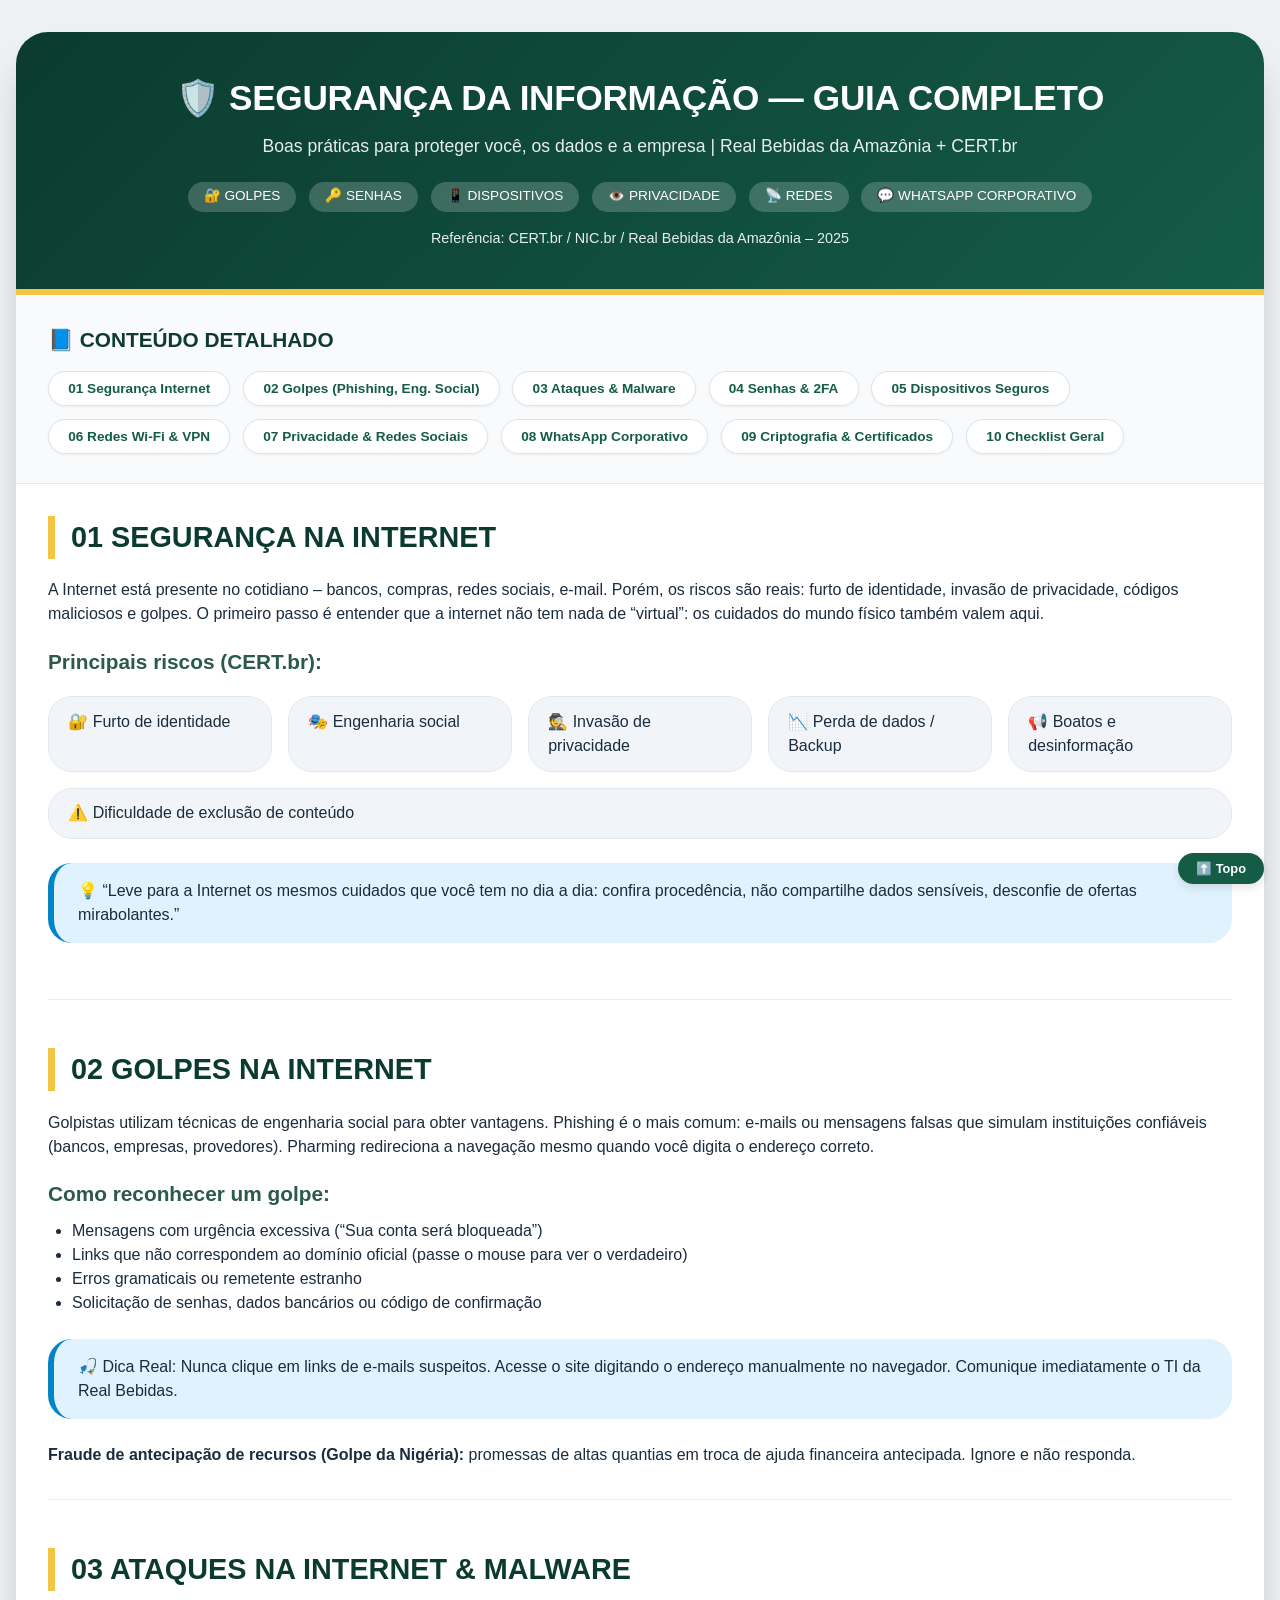
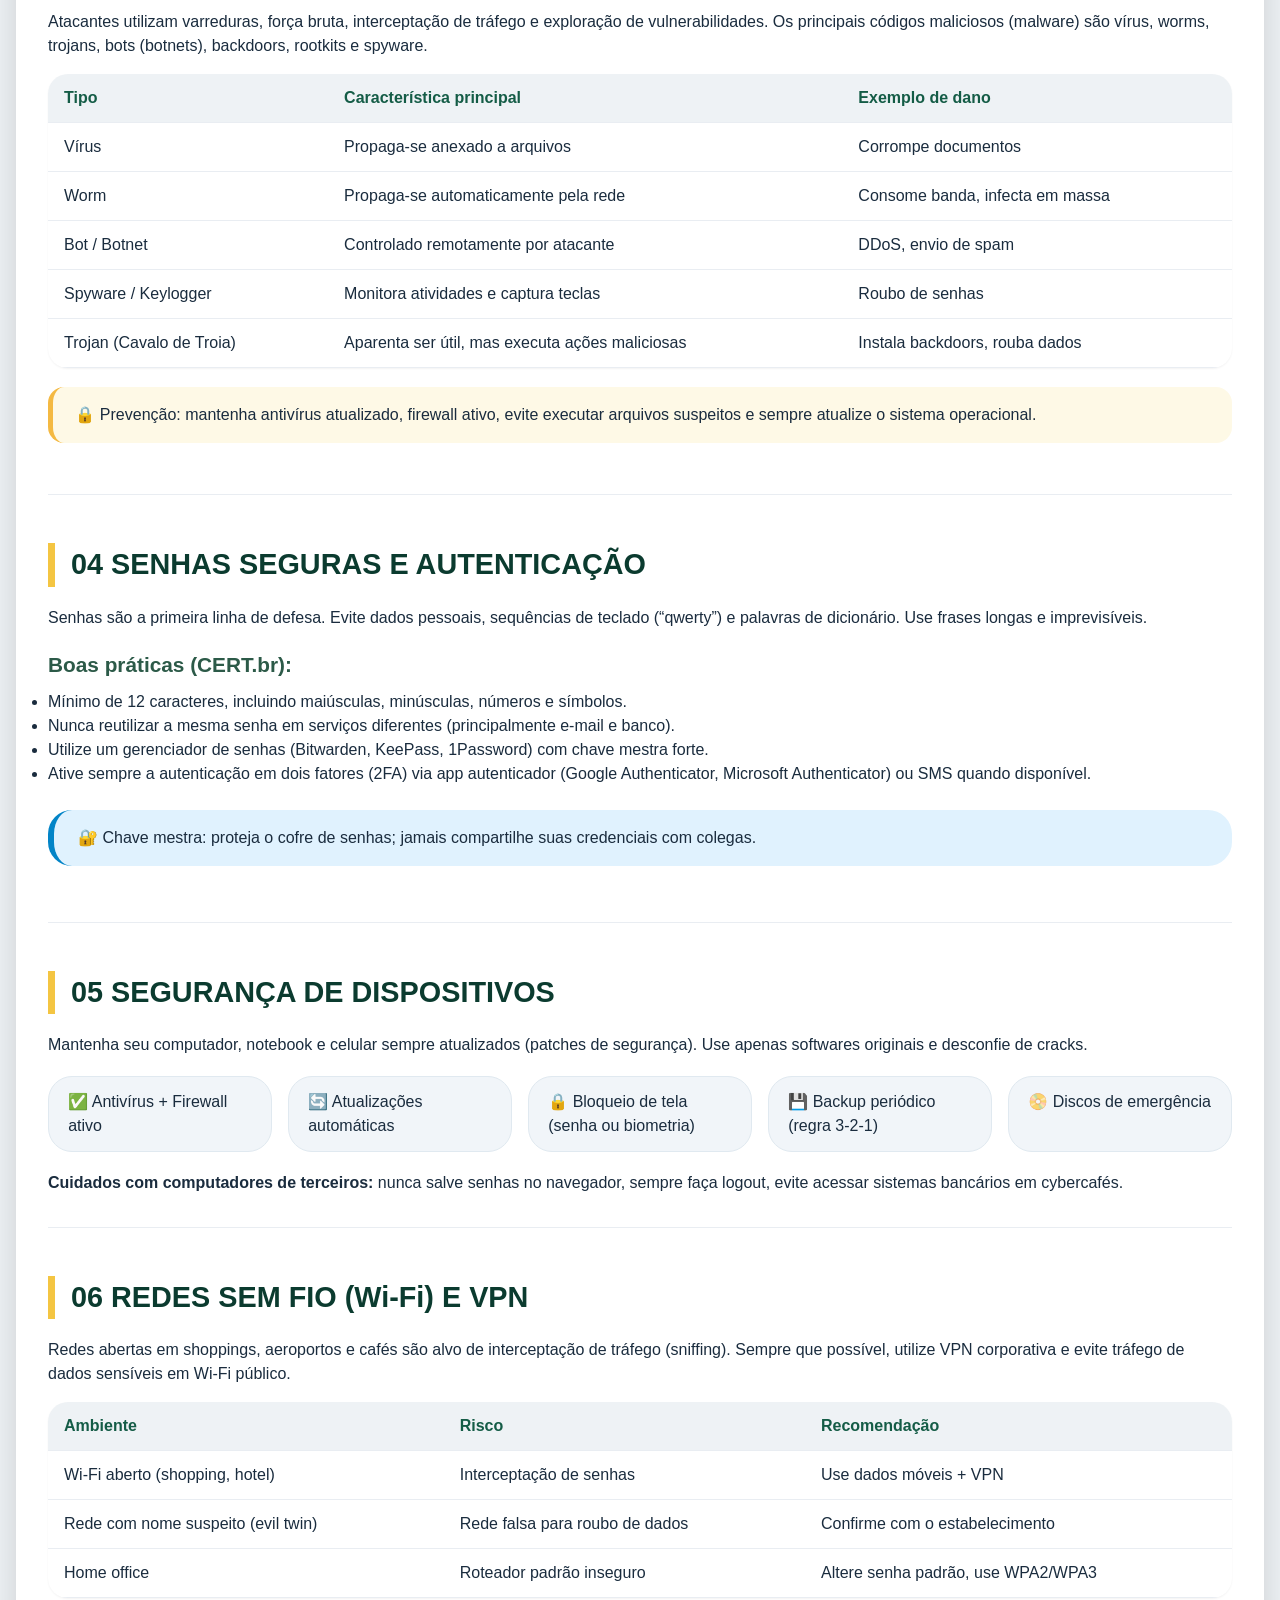
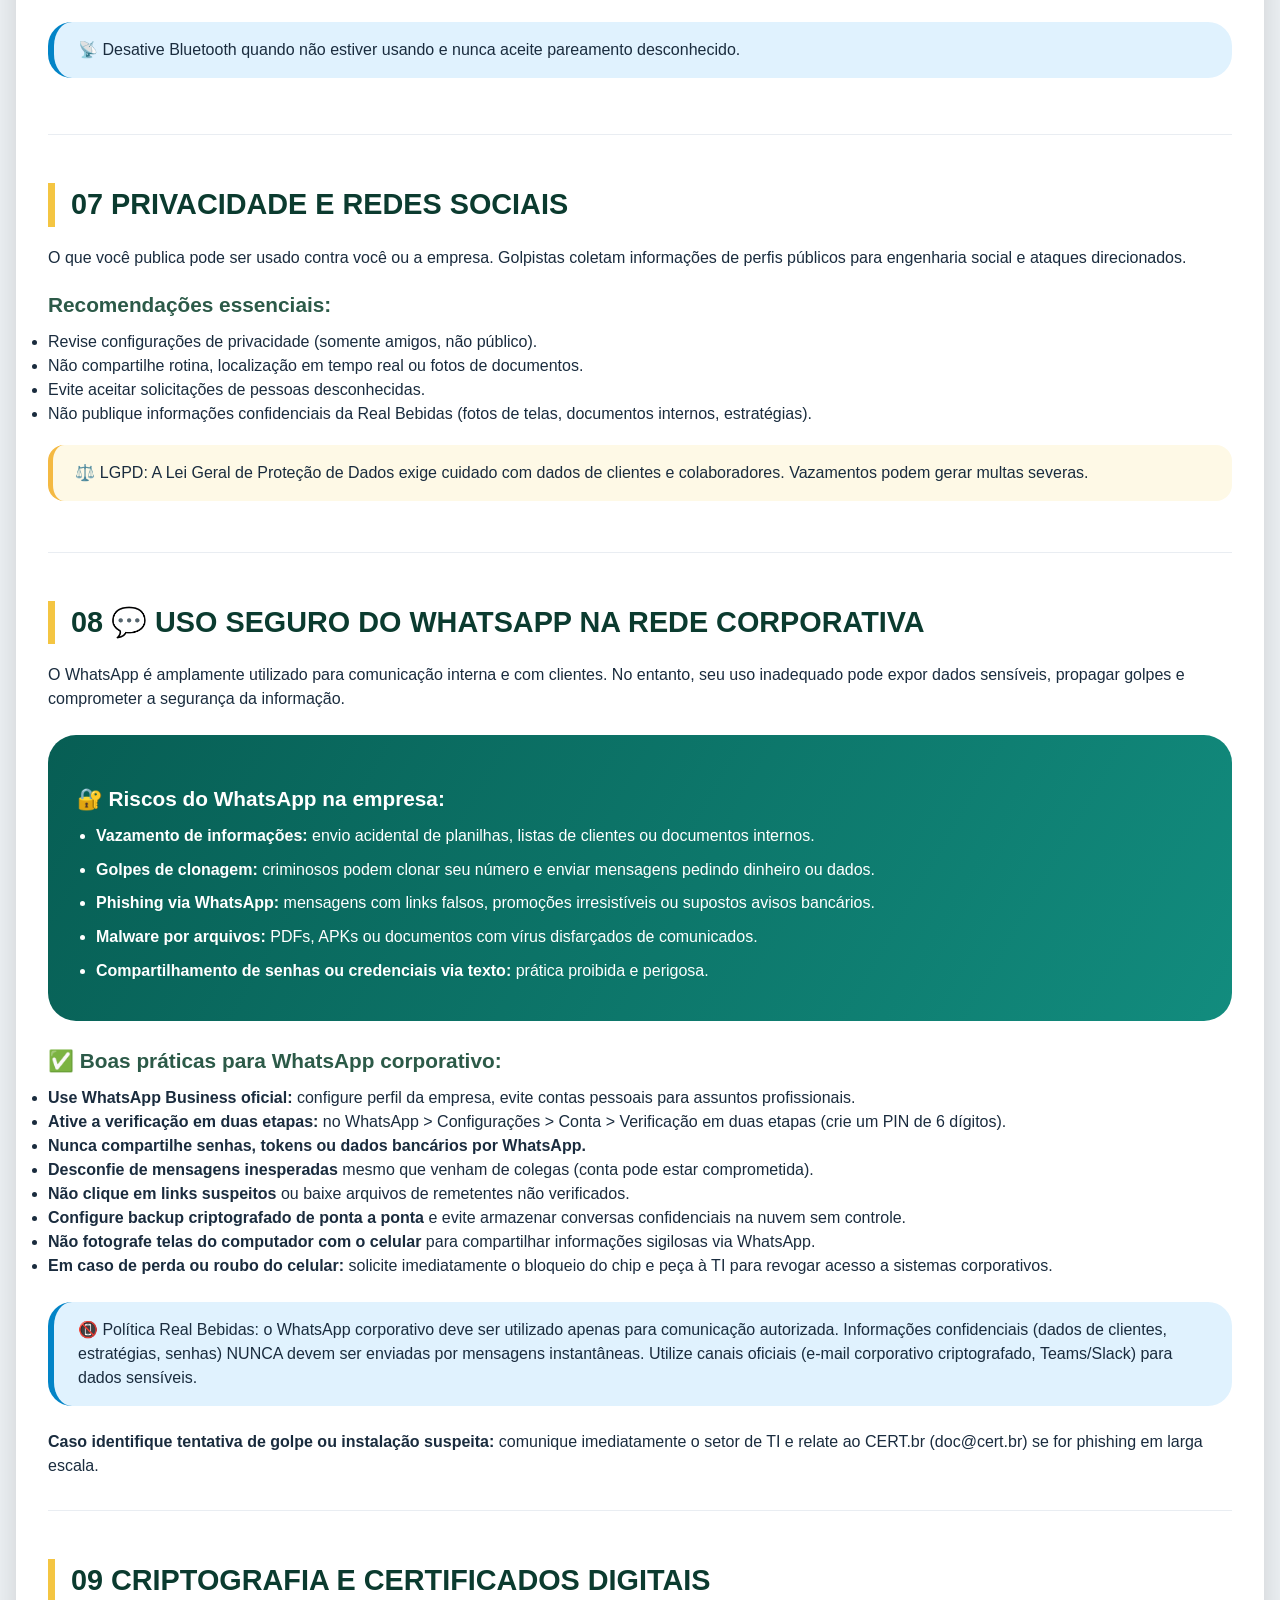
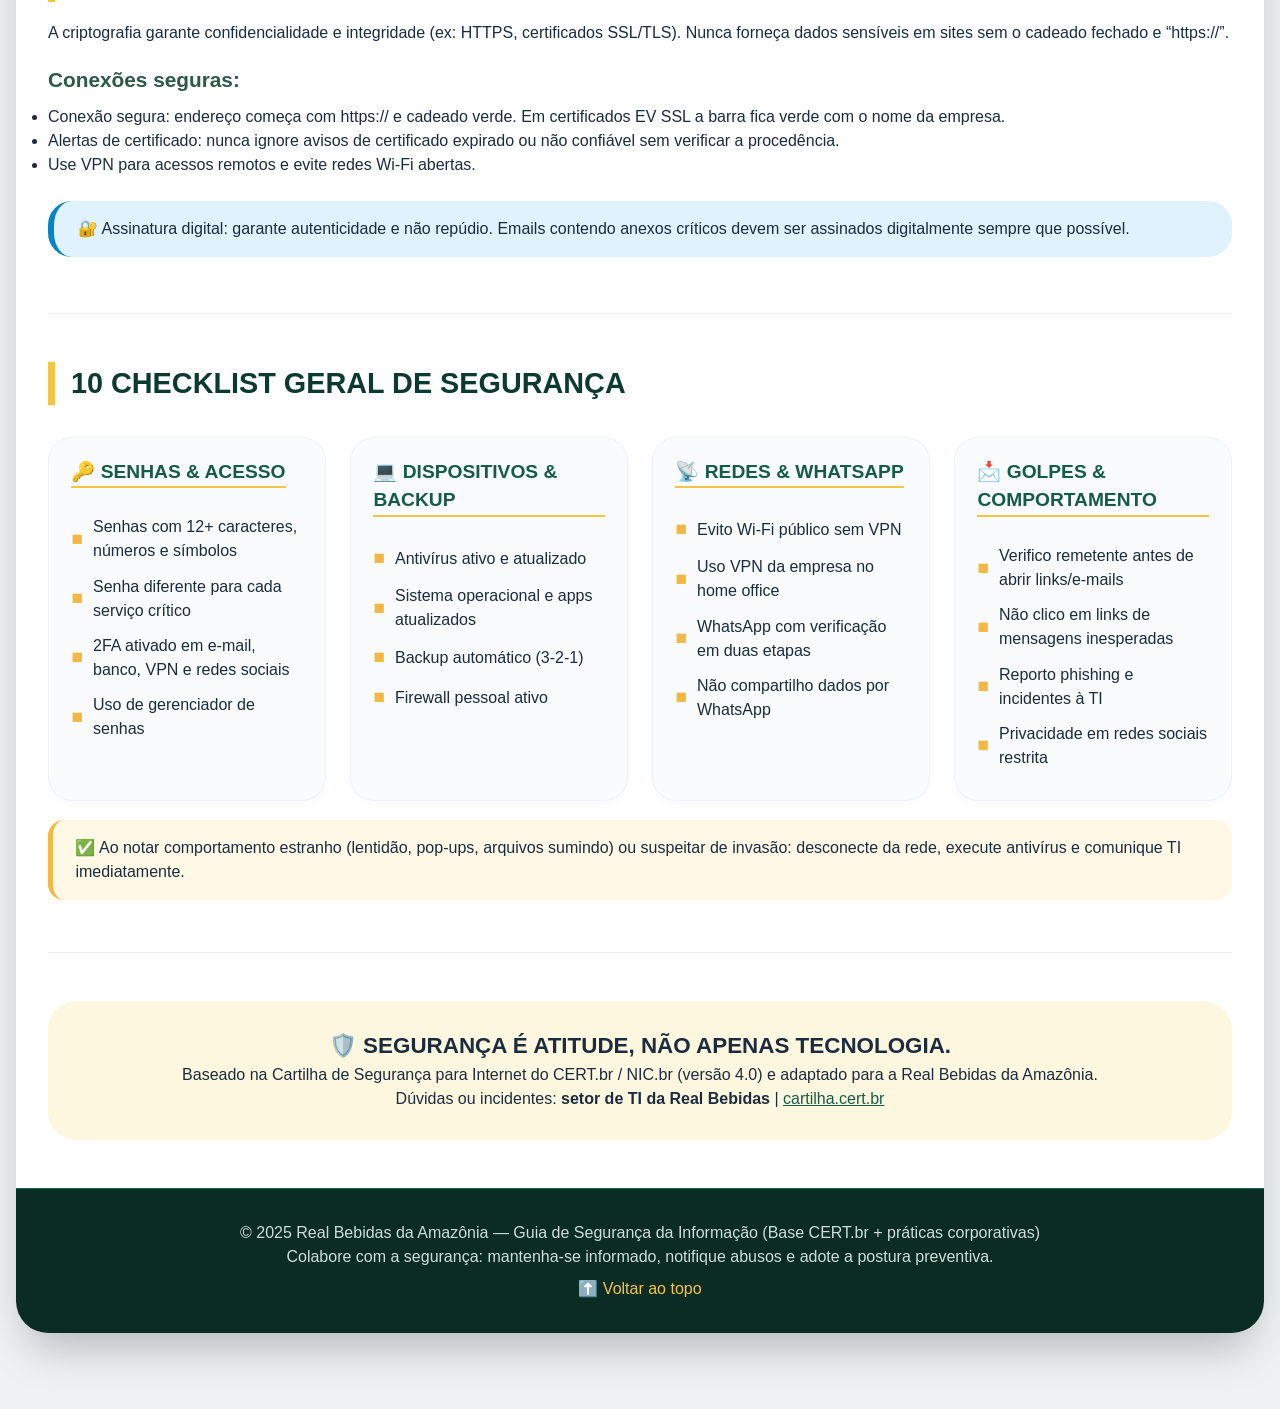
<file: cartilha.html>
<!DOCTYPE html>
<html lang="pt-BR">
<head>
    <meta charset="UTF-8">
    <meta name="viewport" content="width=device-width, initial-scale=1.0, viewport-fit=cover">
    <title>Cartilha Completa de Segurança da Informação | Real Bebidas da Amazônia + CERT.br</title>
    <style>
        * {
            margin: 0;
            padding: 0;
            box-sizing: border-box;
        }

        body {
            background: #eef2f5;
            font-family: 'Segoe UI', Roboto, 'Helvetica Neue', sans-serif;
            line-height: 1.5;
            color: #1a2c3e;
            padding: 2rem 1rem;
        }

        .cartilha {
            max-width: 1300px;
            margin: 0 auto;
            background: white;
            border-radius: 32px;
            box-shadow: 0 25px 45px -12px rgba(0,0,0,0.25);
            overflow: hidden;
        }

        /* cabeçalho hero */
        .hero {
            background: linear-gradient(135deg, #0b3b2f 0%, #145c46 100%);
            color: white;
            padding: 2.5rem 2rem;
            text-align: center;
            border-bottom: 6px solid #f4c542;
        }

        .hero h1 {
            font-size: 2.2rem;
            letter-spacing: -0.3px;
            margin-bottom: 0.5rem;
            font-weight: 700;
        }

        .hero p {
            font-size: 1.1rem;
            opacity: 0.9;
            margin-top: 0.5rem;
        }

        .tags {
            display: flex;
            flex-wrap: wrap;
            justify-content: center;
            gap: 0.8rem;
            margin-top: 1.4rem;
        }

        .tag {
            background: rgba(255,255,255,0.2);
            backdrop-filter: blur(4px);
            padding: 0.3rem 1rem;
            border-radius: 40px;
            font-size: 0.85rem;
            font-weight: 500;
        }

        /* sumário expandido */
        .indice-expandido {
            background: #f8fafc;
            padding: 1.8rem 2rem;
            border-bottom: 1px solid #e2e8f0;
        }

        .indice-expandido h2 {
            font-size: 1.3rem;
            margin-bottom: 1rem;
            color: #0f3b2f;
            display: flex;
            align-items: center;
            gap: 8px;
        }

        .grid-indice {
            display: flex;
            flex-wrap: wrap;
            gap: 0.8rem;
            justify-content: flex-start;
        }

        .card-indice {
            background: white;
            border-radius: 60px;
            padding: 0.4rem 1.2rem;
            box-shadow: 0 1px 3px rgba(0,0,0,0.05);
            font-weight: 600;
            font-size: 0.85rem;
            border: 1px solid #dce5ec;
            color: #145c46;
        }

        .conteudo {
            padding: 2rem 2rem 2rem 2rem;
        }

        .capitulo {
            margin-bottom: 3rem;
            scroll-margin-top: 20px;
            border-bottom: 1px solid #e9edf2;
            padding-bottom: 2rem;
        }

        .capitulo h2 {
            font-size: 1.8rem;
            font-weight: 700;
            border-left: 7px solid #f4c542;
            padding-left: 1rem;
            margin-bottom: 1.2rem;
            color: #0b3b2f;
        }

        .capitulo h3 {
            font-size: 1.3rem;
            margin: 1.2rem 0 0.6rem 0;
            color: #2c5a48;
        }

        .destaque {
            background: #fef9e6;
            border-left: 5px solid #f4b942;
            padding: 1rem 1.4rem;
            border-radius: 16px;
            margin: 1.2rem 0;
            font-weight: 500;
        }

        .riscos-grid, .boas-grid {
            display: flex;
            flex-wrap: wrap;
            gap: 1rem;
            margin: 1.2rem 0;
        }

        .card-risco {
            background: #f1f5f9;
            padding: 0.8rem 1.2rem;
            border-radius: 24px;
            flex: 1 1 200px;
            font-weight: 500;
            border: 1px solid #e0e9f0;
        }

        .tabela-compare {
            width: 100%;
            border-collapse: collapse;
            background: #ffffff;
            border-radius: 20px;
            overflow: hidden;
            box-shadow: 0 1px 2px rgba(0,0,0,0.05);
            margin: 1rem 0;
        }

        .tabela-compare th, .tabela-compare td {
            text-align: left;
            padding: 12px 16px;
            border-bottom: 1px solid #e9edf2;
        }

        .tabela-compare th {
            background-color: #eef2f5;
            font-weight: 700;
            color: #145c46;
        }

        .badge-ruim {
            background: #ffe6e5;
            color: #b91c1c;
            padding: 4px 8px;
            border-radius: 40px;
            font-weight: 600;
            font-size: 0.75rem;
            display: inline-block;
        }

        .badge-bom {
            background: #dcfce7;
            color: #15803d;
            padding: 4px 8px;
            border-radius: 40px;
            font-weight: 600;
            font-size: 0.75rem;
            display: inline-block;
        }

        .dica-real, .dica-cert {
            background: #e0f2fe;
            border-radius: 24px;
            padding: 1rem 1.5rem;
            margin: 1.5rem 0;
            border-left: 6px solid #0284c7;
            font-style: normal;
            font-weight: 500;
        }

        .checklist-grid {
            display: grid;
            grid-template-columns: repeat(auto-fit, minmax(260px, 1fr));
            gap: 1.5rem;
            margin: 2rem 0 1rem;
        }

        .check-categoria {
            background: #f9fbfd;
            border-radius: 24px;
            padding: 1.2rem 1.4rem;
            box-shadow: 0 4px 10px rgba(0,0,0,0.02);
            border: 1px solid #eef2f8;
        }

        .check-categoria h4 {
            font-size: 1.2rem;
            margin-bottom: 1rem;
            color: #145c46;
            border-bottom: 2px solid #f4c542;
            display: inline-block;
        }

        .check-item {
            margin: 0.7rem 0;
            display: flex;
            align-items: center;
            gap: 10px;
        }

        .check-item::before {
            content: "■";
            color: #f4b842;
            font-weight: bold;
            font-size: 1.2rem;
        }

        .whatsapp-box {
            background: linear-gradient(120deg, #075e54 0%, #128c7e 100%);
            color: white;
            border-radius: 28px;
            padding: 1.8rem;
            margin: 1.5rem 0;
        }

        .whatsapp-box h3, .whatsapp-box h4 {
            color: white;
            border-left-color: #f4c542;
        }

        .whatsapp-box ul li {
            margin-bottom: 0.6rem;
        }

        footer {
            background: #0b2c23;
            color: #cddfd9;
            text-align: center;
            padding: 2rem;
            border-top: 1px solid #2b5a48;
        }

        footer a {
            color: #f4c542;
            text-decoration: none;
            font-weight: 500;
        }

        .btn-topo {
            position: sticky;
            bottom: 20px;
            text-align: right;
            margin-top: 20px;
        }

        .top-link {
            background: #145c46;
            color: white;
            padding: 8px 18px;
            border-radius: 40px;
            font-size: 0.8rem;
            text-decoration: none;
            font-weight: bold;
            box-shadow: 0 4px 8px rgba(0,0,0,0.1);
            transition: 0.2s;
        }

        @media (max-width: 700px) {
            .conteudo {
                padding: 1.5rem;
            }
            .hero h1 {
                font-size: 1.7rem;
            }
            .capitulo h2 {
                font-size: 1.5rem;
            }
        }
    </style>
</head>
<body>
<div class="cartilha">
    <div class="hero">
        <h1>🛡️ SEGURANÇA DA INFORMAÇÃO — GUIA COMPLETO</h1>
        <p>Boas práticas para proteger você, os dados e a empresa | Real Bebidas da Amazônia + CERT.br</p>
        <div class="tags">
            <span class="tag">🔐 GOLPES</span>
            <span class="tag">🔑 SENHAS</span>
            <span class="tag">📱 DISPOSITIVOS</span>
            <span class="tag">👁️ PRIVACIDADE</span>
            <span class="tag">📡 REDES</span>
            <span class="tag">💬 WHATSAPP CORPORATIVO</span>
        </div>
        <p style="margin-top: 1rem; font-size: 0.9rem;">Referência: CERT.br / NIC.br / Real Bebidas da Amazônia – 2025</p>
    </div>

    <!-- Índice expandido -->
    <div class="indice-expandido">
        <h2>📘 CONTEÚDO DETALHADO</h2>
        <div class="grid-indice">
            <span class="card-indice">01 Segurança Internet</span>
            <span class="card-indice">02 Golpes (Phishing, Eng. Social)</span>
            <span class="card-indice">03 Ataques & Malware</span>
            <span class="card-indice">04 Senhas & 2FA</span>
            <span class="card-indice">05 Dispositivos Seguros</span>
            <span class="card-indice">06 Redes Wi-Fi & VPN</span>
            <span class="card-indice">07 Privacidade & Redes Sociais</span>
            <span class="card-indice">08 WhatsApp Corporativo</span>
            <span class="card-indice">09 Criptografia & Certificados</span>
            <span class="card-indice">10 Checklist Geral</span>
        </div>
    </div>

    <div class="conteudo">
        <!-- CAP 01 - SEGURANÇA INTERNET (CERT.br) -->
        <div class="capitulo" id="cap1">
            <h2>01 SEGURANÇA NA INTERNET</h2>
            <p>A Internet está presente no cotidiano – bancos, compras, redes sociais, e-mail. Porém, os riscos são reais: furto de identidade, invasão de privacidade, códigos maliciosos e golpes. O primeiro passo é entender que a internet não tem nada de “virtual”: os cuidados do mundo físico também valem aqui.</p>
            <h3>Principais riscos (CERT.br):</h3>
            <div class="riscos-grid">
                <div class="card-risco">🔐 Furto de identidade</div>
                <div class="card-risco">🎭 Engenharia social</div>
                <div class="card-risco">🕵️ Invasão de privacidade</div>
                <div class="card-risco">📉 Perda de dados / Backup</div>
                <div class="card-risco">📢 Boatos e desinformação</div>
                <div class="card-risco">⚠️ Dificuldade de exclusão de conteúdo</div>
            </div>
            <div class="dica-real">
                💡 “Leve para a Internet os mesmos cuidados que você tem no dia a dia: confira procedência, não compartilhe dados sensíveis, desconfie de ofertas mirabolantes.”
            </div>
        </div>

        <!-- CAP 02 - GOLPES (Phishing, Engenharia Social, Pharming) -->
        <div class="capitulo" id="cap2">
            <h2>02 GOLPES NA INTERNET</h2>
            <p>Golpistas utilizam técnicas de engenharia social para obter vantagens. Phishing é o mais comum: e-mails ou mensagens falsas que simulam instituições confiáveis (bancos, empresas, provedores). Pharming redireciona a navegação mesmo quando você digita o endereço correto.</p>
            <h3>Como reconhecer um golpe:</h3>
            <ul style="margin-left: 1.5rem;">
                <li>Mensagens com urgência excessiva (“Sua conta será bloqueada”)</li>
                <li>Links que não correspondem ao domínio oficial (passe o mouse para ver o verdadeiro)</li>
                <li>Erros gramaticais ou remetente estranho</li>
                <li>Solicitação de senhas, dados bancários ou código de confirmação</li>
            </ul>
            <div class="dica-real">
                🎣 Dica Real: Nunca clique em links de e-mails suspeitos. Acesse o site digitando o endereço manualmente no navegador. Comunique imediatamente o TI da Real Bebidas.
            </div>
            <p><strong>Fraude de antecipação de recursos (Golpe da Nigéria):</strong> promessas de altas quantias em troca de ajuda financeira antecipada. Ignore e não responda.</p>
        </div>

        <!-- CAP 03 - ATAQUES E CÓDIGOS MALICIOSOS (Malware) -->
        <div class="capitulo" id="cap3">
            <h2>03 ATAQUES NA INTERNET & MALWARE</h2>
            <p>Atacantes utilizam varreduras, força bruta, interceptação de tráfego e exploração de vulnerabilidades. Os principais códigos maliciosos (malware) são vírus, worms, trojans, bots (botnets), backdoors, rootkits e spyware.</p>
            <table class="tabela-compare">
                <thead><tr><th>Tipo</th><th>Característica principal</th><th>Exemplo de dano</th></tr></thead>
                <tbody>
                    <tr><td>Vírus</td><td>Propaga-se anexado a arquivos</td><td>Corrompe documentos</td></tr>
                    <tr><td>Worm</td><td>Propaga-se automaticamente pela rede</td><td>Consome banda, infecta em massa</td></tr>
                    <tr><td>Bot / Botnet</td><td>Controlado remotamente por atacante</td><td>DDoS, envio de spam</td></tr>
                    <tr><td>Spyware / Keylogger</td><td>Monitora atividades e captura teclas</td><td>Roubo de senhas</td></tr>
                    <tr><td>Trojan (Cavalo de Troia)</td><td>Aparenta ser útil, mas executa ações maliciosas</td><td>Instala backdoors, rouba dados</td></tr>
                </tbody>
            </table>
            <div class="destaque">
                🔒 Prevenção: mantenha antivírus atualizado, firewall ativo, evite executar arquivos suspeitos e sempre atualize o sistema operacional.
            </div>
        </div>

        <!-- CAP 04 - SENHAS SEGURAS + 2FA (com técnicas CERT.br) -->
        <div class="capitulo" id="cap4">
            <h2>04 SENHAS SEGURAS E AUTENTICAÇÃO</h2>
            <p>Senhas são a primeira linha de defesa. Evite dados pessoais, sequências de teclado (“qwerty”) e palavras de dicionário. Use frases longas e imprevisíveis.</p>
            <h3>Boas práticas (CERT.br):</h3>
            <ul>
                <li>Mínimo de 12 caracteres, incluindo maiúsculas, minúsculas, números e símbolos.</li>
                <li>Nunca reutilizar a mesma senha em serviços diferentes (principalmente e-mail e banco).</li>
                <li>Utilize um gerenciador de senhas (Bitwarden, KeePass, 1Password) com chave mestra forte.</li>
                <li>Ative sempre a autenticação em dois fatores (2FA) via app autenticador (Google Authenticator, Microsoft Authenticator) ou SMS quando disponível.</li>
            </ul>
            <div class="dica-real">
                🔐 Chave mestra: proteja o cofre de senhas; jamais compartilhe suas credenciais com colegas.
            </div>
        </div>

        <!-- CAP 05 - DISPOSITIVOS E COMPUTADORES -->
        <div class="capitulo" id="cap5">
            <h2>05 SEGURANÇA DE DISPOSITIVOS</h2>
            <p>Mantenha seu computador, notebook e celular sempre atualizados (patches de segurança). Use apenas softwares originais e desconfie de cracks.</p>
            <div class="riscos-grid">
                <div class="card-risco">✅ Antivírus + Firewall ativo</div>
                <div class="card-risco">🔄 Atualizações automáticas</div>
                <div class="card-risco">🔒 Bloqueio de tela (senha ou biometria)</div>
                <div class="card-risco">💾 Backup periódico (regra 3-2-1)</div>
                <div class="card-risco">📀 Discos de emergência</div>
            </div>
            <p><strong>Cuidados com computadores de terceiros:</strong> nunca salve senhas no navegador, sempre faça logout, evite acessar sistemas bancários em cybercafés.</p>
        </div>

        <!-- CAP 06 - REDES E WI-FI + VPN -->
        <div class="capitulo" id="cap6">
            <h2>06 REDES SEM FIO (Wi-Fi) E VPN</h2>
            <p>Redes abertas em shoppings, aeroportos e cafés são alvo de interceptação de tráfego (sniffing). Sempre que possível, utilize VPN corporativa e evite tráfego de dados sensíveis em Wi-Fi público.</p>
            <table class="tabela-compare">
                <thead><tr><th>Ambiente</th><th>Risco</th><th>Recomendação</th></tr></thead>
                <tbody>
                    <tr><td>Wi-Fi aberto (shopping, hotel)</td><td>Interceptação de senhas</td><td>Use dados móveis + VPN</td></tr>
                    <tr><td>Rede com nome suspeito (evil twin)</td><td>Rede falsa para roubo de dados</td><td>Confirme com o estabelecimento</td></tr>
                    <tr><td>Home office</td><td>Roteador padrão inseguro</td><td>Altere senha padrão, use WPA2/WPA3</td></tr>
                </tbody>
            </table>
            <div class="dica-real">
                📡 Desative Bluetooth quando não estiver usando e nunca aceite pareamento desconhecido.
            </div>
        </div>

        <!-- CAP 07 - PRIVACIDADE E REDES SOCIAIS (com foco LGPD) -->
        <div class="capitulo" id="cap7">
            <h2>07 PRIVACIDADE E REDES SOCIAIS</h2>
            <p>O que você publica pode ser usado contra você ou a empresa. Golpistas coletam informações de perfis públicos para engenharia social e ataques direcionados.</p>
            <h3>Recomendações essenciais:</h3>
            <ul>
                <li>Revise configurações de privacidade (somente amigos, não público).</li>
                <li>Não compartilhe rotina, localização em tempo real ou fotos de documentos.</li>
                <li>Evite aceitar solicitações de pessoas desconhecidas.</li>
                <li>Não publique informações confidenciais da Real Bebidas (fotos de telas, documentos internos, estratégias).</li>
            </ul>
            <div class="destaque">
                ⚖️ LGPD: A Lei Geral de Proteção de Dados exige cuidado com dados de clientes e colaboradores. Vazamentos podem gerar multas severas.
            </div>
        </div>

        <!-- NOVO CAPÍTULO - WHATSAPP CORPORATIVO (USO SEGURO NA REDE) -->
        <div class="capitulo" id="cap8">
            <h2>08 💬 USO SEGURO DO WHATSAPP NA REDE CORPORATIVA</h2>
            <p>O WhatsApp é amplamente utilizado para comunicação interna e com clientes. No entanto, seu uso inadequado pode expor dados sensíveis, propagar golpes e comprometer a segurança da informação.</p>
            
            <div class="whatsapp-box">
                <h3>🔐 Riscos do WhatsApp na empresa:</h3>
                <ul style="margin-left: 1.2rem;">
                    <li><strong>Vazamento de informações:</strong> envio acidental de planilhas, listas de clientes ou documentos internos.</li>
                    <li><strong>Golpes de clonagem:</strong> criminosos podem clonar seu número e enviar mensagens pedindo dinheiro ou dados.</li>
                    <li><strong>Phishing via WhatsApp:</strong> mensagens com links falsos, promoções irresistíveis ou supostos avisos bancários.</li>
                    <li><strong>Malware por arquivos:</strong> PDFs, APKs ou documentos com vírus disfarçados de comunicados.</li>
                    <li><strong>Compartilhamento de senhas ou credenciais via texto:</strong> prática proibida e perigosa.</li>
                </ul>
            </div>

            <h3>✅ Boas práticas para WhatsApp corporativo:</h3>
            <ul>
                <li><strong>Use WhatsApp Business oficial:</strong> configure perfil da empresa, evite contas pessoais para assuntos profissionais.</li>
                <li><strong>Ative a verificação em duas etapas:</strong> no WhatsApp > Configurações > Conta > Verificação em duas etapas (crie um PIN de 6 dígitos).</li>
                <li><strong>Nunca compartilhe senhas, tokens ou dados bancários por WhatsApp.</strong></li>
                <li><strong>Desconfie de mensagens inesperadas</strong> mesmo que venham de colegas (conta pode estar comprometida).</li>
                <li><strong>Não clique em links suspeitos</strong> ou baixe arquivos de remetentes não verificados.</li>
                <li><strong>Configure backup criptografado de ponta a ponta</strong> e evite armazenar conversas confidenciais na nuvem sem controle.</li>
                <li><strong>Não fotografe telas do computador com o celular</strong> para compartilhar informações sigilosas via WhatsApp.</li>
                <li><strong>Em caso de perda ou roubo do celular:</strong> solicite imediatamente o bloqueio do chip e peça à TI para revogar acesso a sistemas corporativos.</li>
            </ul>
            <div class="dica-real">
                📵 Política Real Bebidas: o WhatsApp corporativo deve ser utilizado apenas para comunicação autorizada. Informações confidenciais (dados de clientes, estratégias, senhas) NUNCA devem ser enviadas por mensagens instantâneas. Utilize canais oficiais (e-mail corporativo criptografado, Teams/Slack) para dados sensíveis.
            </div>
            <p><strong>Caso identifique tentativa de golpe ou instalação suspeita:</strong> comunique imediatamente o setor de TI e relate ao CERT.br (doc@cert.br) se for phishing em larga escala.</p>
        </div>

        <!-- CAP 09 - CRIPTOGRAFIA E CERTIFICADOS (CERT.br) -->
        <div class="capitulo" id="cap9">
            <h2>09 CRIPTOGRAFIA E CERTIFICADOS DIGITAIS</h2>
            <p>A criptografia garante confidencialidade e integridade (ex: HTTPS, certificados SSL/TLS). Nunca forneça dados sensíveis em sites sem o cadeado fechado e “https://”.</p>
            <h3>Conexões seguras:</h3>
            <ul>
                <li>Conexão segura: endereço começa com https:// e cadeado verde. Em certificados EV SSL a barra fica verde com o nome da empresa.</li>
                <li>Alertas de certificado: nunca ignore avisos de certificado expirado ou não confiável sem verificar a procedência.</li>
                <li>Use VPN para acessos remotos e evite redes Wi-Fi abertas.</li>
            </ul>
            <div class="dica-real">
                🔐 Assinatura digital: garante autenticidade e não repúdio. Emails contendo anexos críticos devem ser assinados digitalmente sempre que possível.
            </div>
        </div>

        <!-- CAP 10 - CHECKLIST FINAL (completo) -->
        <div class="capitulo" id="cap10">
            <h2>10 CHECKLIST GERAL DE SEGURANÇA</h2>
            <div class="checklist-grid">
                <div class="check-categoria"><h4>🔑 SENHAS & ACESSO</h4>
                    <div class="check-item">Senhas com 12+ caracteres, números e símbolos</div>
                    <div class="check-item">Senha diferente para cada serviço crítico</div>
                    <div class="check-item">2FA ativado em e-mail, banco, VPN e redes sociais</div>
                    <div class="check-item">Uso de gerenciador de senhas</div>
                </div>
                <div class="check-categoria"><h4>💻 DISPOSITIVOS & BACKUP</h4>
                    <div class="check-item">Antivírus ativo e atualizado</div>
                    <div class="check-item">Sistema operacional e apps atualizados</div>
                    <div class="check-item">Backup automático (3-2-1)</div>
                    <div class="check-item">Firewall pessoal ativo</div>
                </div>
                <div class="check-categoria"><h4>📡 REDES & WHATSAPP</h4>
                    <div class="check-item">Evito Wi-Fi público sem VPN</div>
                    <div class="check-item">Uso VPN da empresa no home office</div>
                    <div class="check-item">WhatsApp com verificação em duas etapas</div>
                    <div class="check-item">Não compartilho dados por WhatsApp</div>
                </div>
                <div class="check-categoria"><h4>📩 GOLPES & COMPORTAMENTO</h4>
                    <div class="check-item">Verifico remetente antes de abrir links/e-mails</div>
                    <div class="check-item">Não clico em links de mensagens inesperadas</div>
                    <div class="check-item">Reporto phishing e incidentes à TI</div>
                    <div class="check-item">Privacidade em redes sociais restrita</div>
                </div>
            </div>
            <div class="destaque">
                ✅ Ao notar comportamento estranho (lentidão, pop-ups, arquivos sumindo) ou suspeitar de invasão: desconecte da rede, execute antivírus e comunique TI imediatamente.
            </div>
        </div>

        <!-- Citação CERT.br e encerramento -->
        <div style="background: #fef7e0; border-radius: 28px; padding: 1.8rem; text-align: center; margin: 2rem 0 1rem;">
            <p style="font-size: 1.4rem; font-weight: 700;">🛡️ SEGURANÇA É ATITUDE, NÃO APENAS TECNOLOGIA.</p>
            <p>Baseado na Cartilha de Segurança para Internet do CERT.br / NIC.br (versão 4.0) e adaptado para a Real Bebidas da Amazônia.</p>
            <p>Dúvidas ou incidentes: <strong>setor de TI da Real Bebidas</strong> | <a href="http://cartilha.cert.br/" target="_blank" style="color:#145c46;">cartilha.cert.br</a></p>
        </div>
    </div>

    <footer>
        <p>© 2025 Real Bebidas da Amazônia — Guia de Segurança da Informação (Base CERT.br + práticas corporativas)</p>
        <p>Colabore com a segurança: mantenha-se informado, notifique abusos e adote a postura preventiva.</p>
        <p style="margin-top: 8px;"><a href="#">⬆️ Voltar ao topo</a></p>
    </footer>
</div>
<div class="btn-topo">
    <a href="#" class="top-link">⬆️ Topo</a>
</div>
</body>
</html>
</file>
